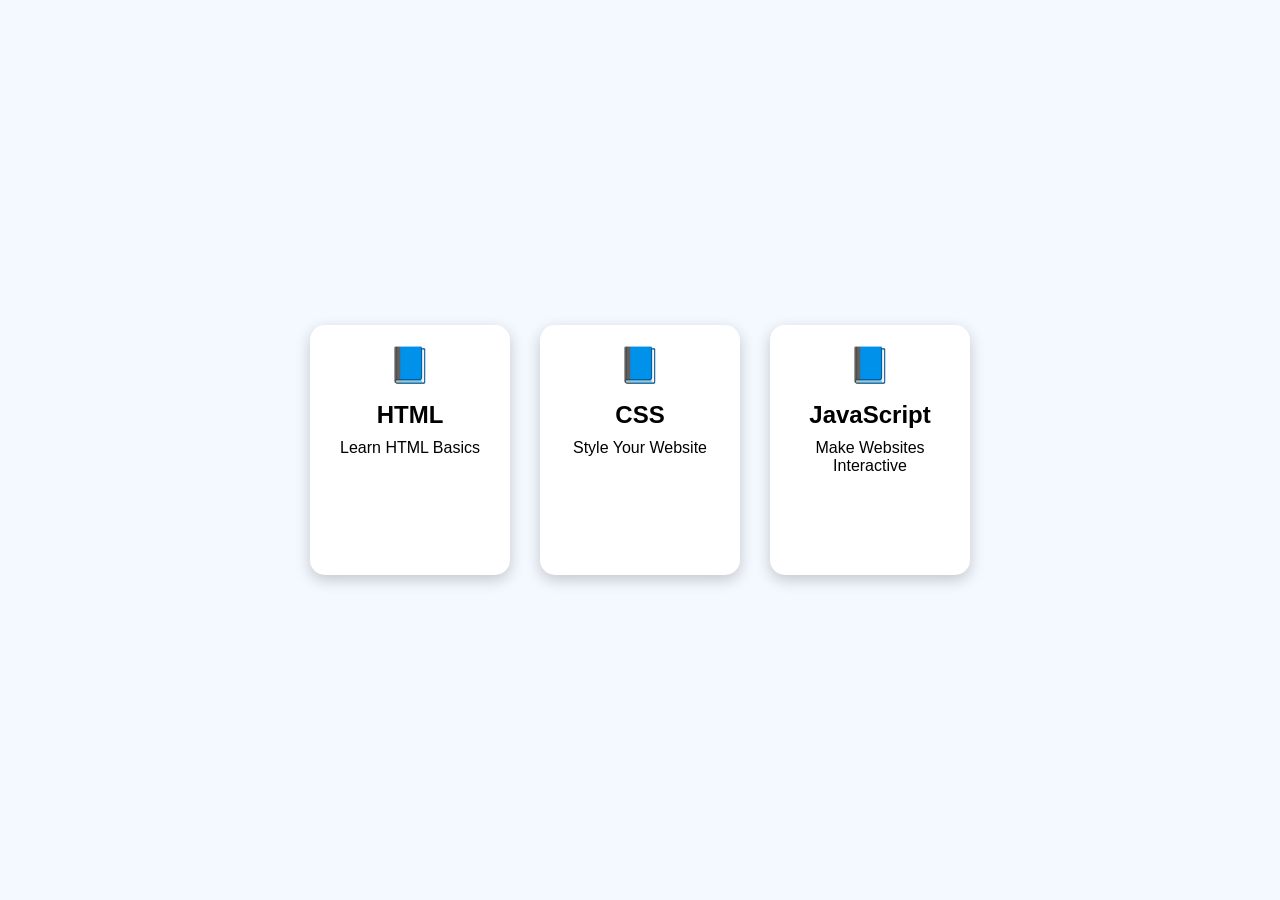
<file: pseudoclass/index.html>
<!DOCTYPE html>
<html lang="en">
<head>
    <meta charset="UTF-8">
    <meta name="viewport" content="width=device-width, initial-scale=1.0">
    <title>Three Cards</title>
    <link rel="stylesheet" href="./style.css">
</head>
<body>

    <div class="container">

        <div class="card">
            <h2>HTML</h2>
            <p>Learn HTML Basics</p>
        </div>

        <div class="card">
            <h2>CSS</h2>
            <p>Style Your Website</p>
        </div>

        <div class="card">
            <h2>JavaScript</h2>
            <p>Make Websites Interactive</p>
        </div>

    </div>

</body>
</html>
</file>
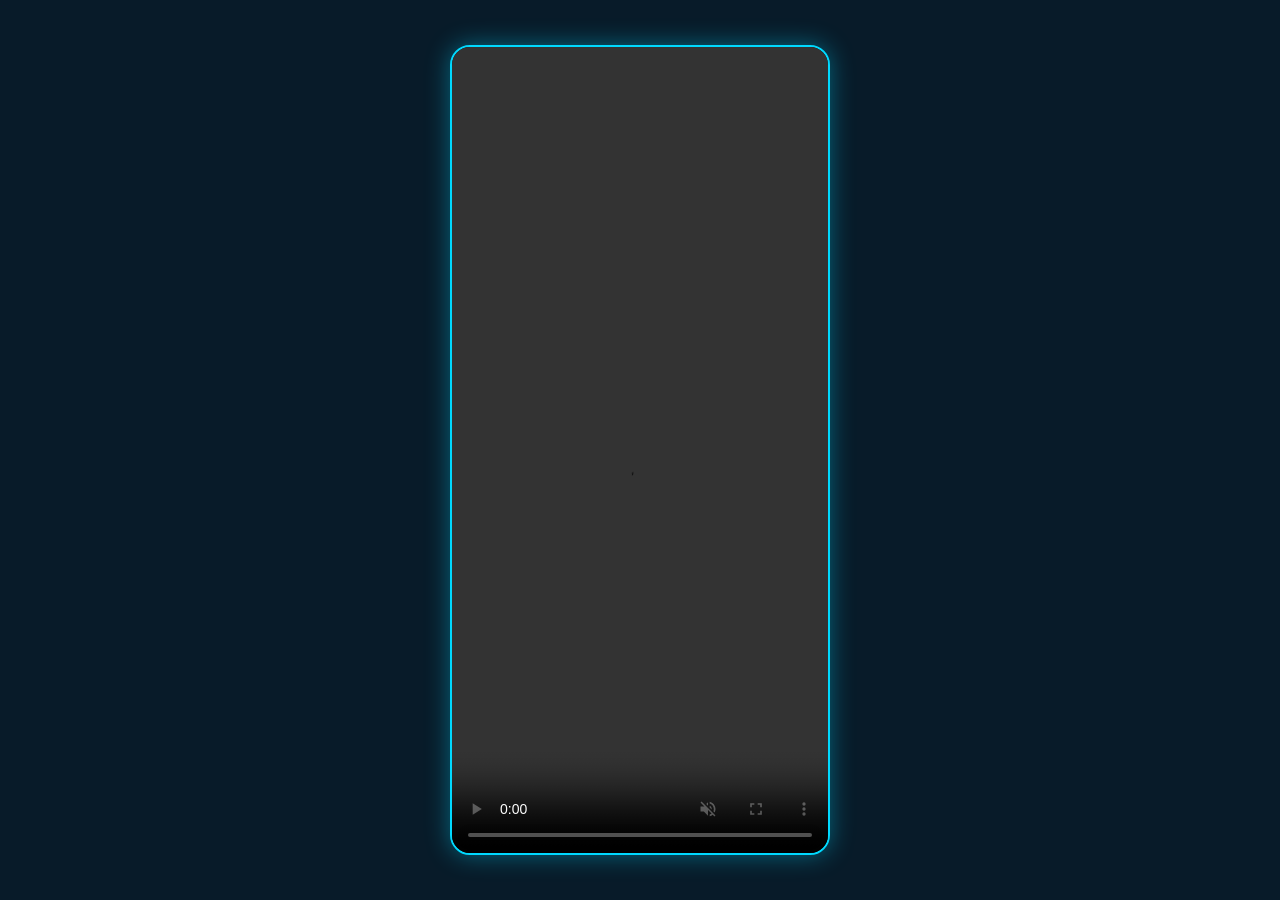
<file: scroll/index.html>
<!DOCTYPE html>
<html lang="en">
<head>
    <meta charset="UTF-8">
    <meta name="viewport" content="width=device-width, initial-scale=1.0">
    <title>Reels Container</title>
    <link rel="stylesheet" href="style.css">
</head>
<body>

    <div class="reels-wrapper">

        <div class="reels-container">

            <div class="reel">
                <video src="./media/20188147-hd_1080_1920_30fps.mp4" autoplay muted loop controls></video>
            </div>

            <div class="reel">
                <video src="./media/12328855-hd_1080_1920_60fps.mp4" autoplay muted loop controls></video>
            </div>

            <div class="reel">
                <video src="./media/12166977-hd_1080_1920_60fps.mp4" autoplay muted loop controls></video>
            </div>

            <div class="reel">
                <video src="./media/12294938-hd_1080_1920_60fps.mp4" autoplay muted loop controls></video>
            </div>

            <div class="reel">
                <video src="./media/12416514-hd_1080_1920_60fps.mp4" autoplay muted loop controls></video>
            </div>

        </div>

    </div>

</body>
</html>
</file>
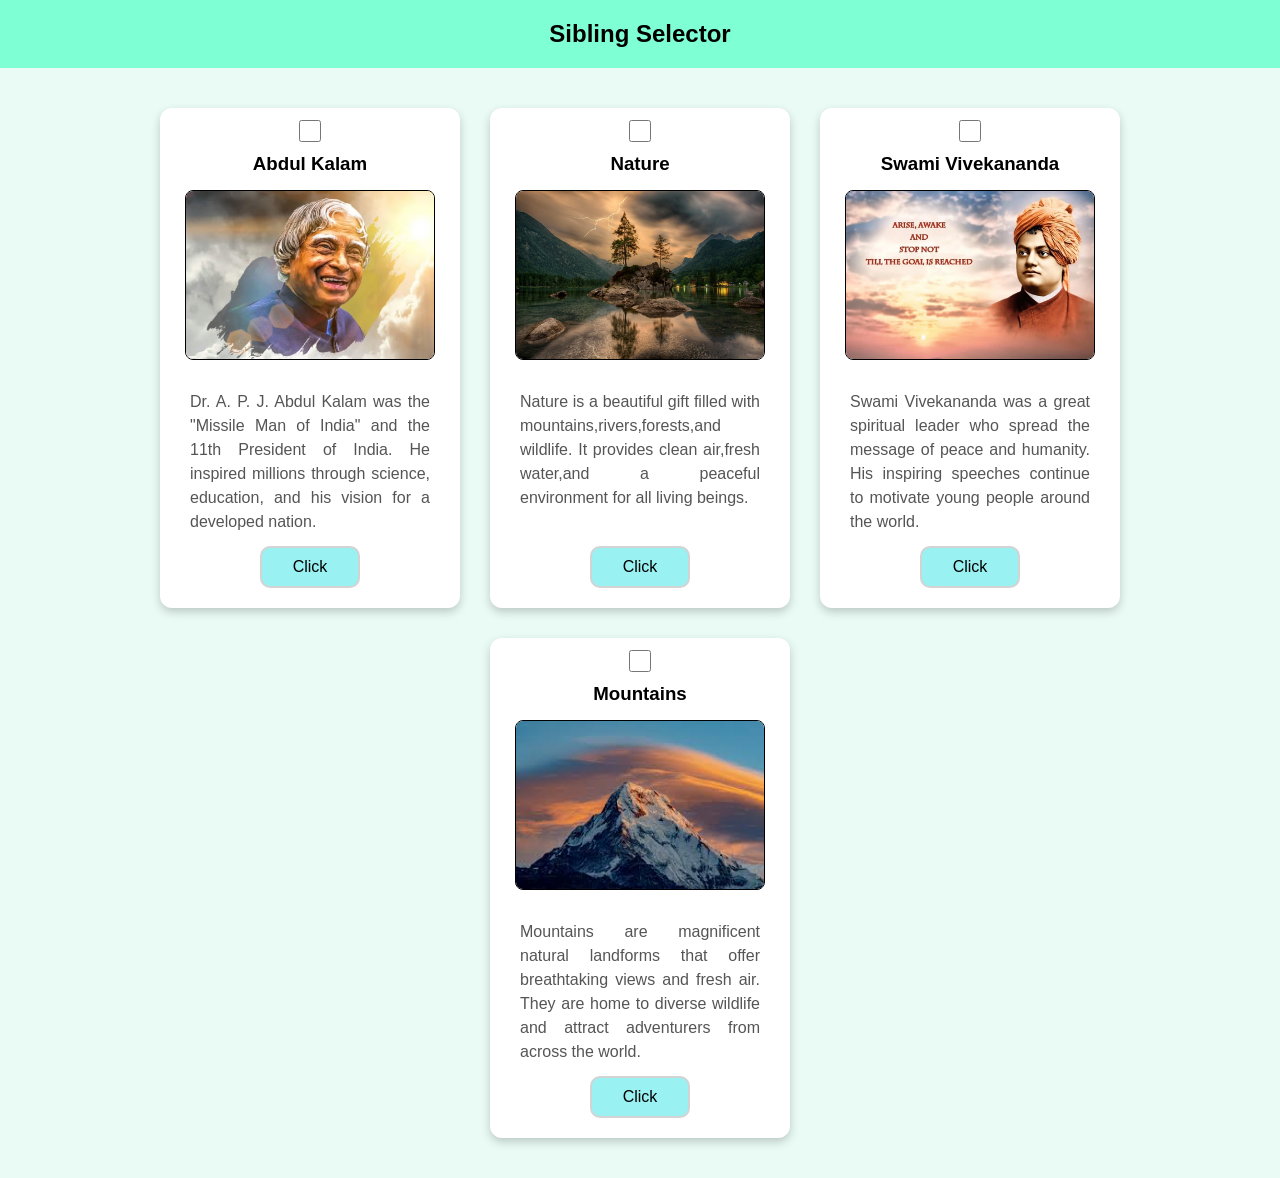
<file: selectors/index.html>
<!DOCTYPE html>
<html lang="en">

<head>
    <meta charset="UTF-8">
    <meta name="viewport" content="width=device-width, initial-scale=1.0">
    <title>Sibling Selector</title>

    <!-- External CSS -->
    <link rel="stylesheet" href="style.css">
</head>

<body>

    <h2>Sibling Selector</h2>

    <div class="container">

        <!-- Card 1 -->
        <div class="box">
            <input type="checkbox">

            <div class="card">
                <h3>Abdul Kalam</h3>

                <img src="./images/apj.avif" alt="Abdul Kalam">

                <p>
                    Dr. A. P. J. Abdul Kalam was the "Missile Man of India" and the 11th President of India.
                    He inspired millions through science, education, and his vision for a developed nation.
                </p>

                <button>Click</button>
            </div>
        </div>

        <!-- Card 2 -->
        <div class="box">
            <input type="checkbox">

            <div class="card">
                <h3>Nature</h3>

                <img src="./images/nature-3082832_960_720.jpg" alt="Nature">

                <p>
                    Nature is a beautiful gift filled with mountains,rivers,forests,and wildlife.
                    It provides clean air,fresh water,and a peaceful environment for all living beings.
                </p>

                <button>Click</button>
            </div>
        </div>

        <!-- Card 3 -->
        <div class="box">
            <input type="checkbox">

            <div class="card">
                <h3>Swami Vivekananda</h3>

                <img src="./images/medium-swami-vivekanand-on-good-quality-hd-quality-wallpaper-original-imagbukjjjvffwdc.webp"
                    alt="Swami Vivekananda">

                <p>
                    Swami Vivekananda was a great spiritual leader who spread the message of peace and humanity.
                    His inspiring speeches continue to motivate young people around the world.
                </p>

                <button>Click</button>
            </div>
        </div>

        <!-- Card 4 -->
        <div class="box">
            <input type="checkbox">

            <div class="card">
                <h3>Mountains</h3>

                <img src="./images/download (7).jpg" alt="Mountains">

                <p>
                    Mountains are magnificent natural landforms that offer breathtaking views and fresh air.
                    They are home to diverse wildlife and attract adventurers from across the world.
                </p>

                <button>Click</button>
            </div>
        </div>

    </div>

</body>

</html>
</file>
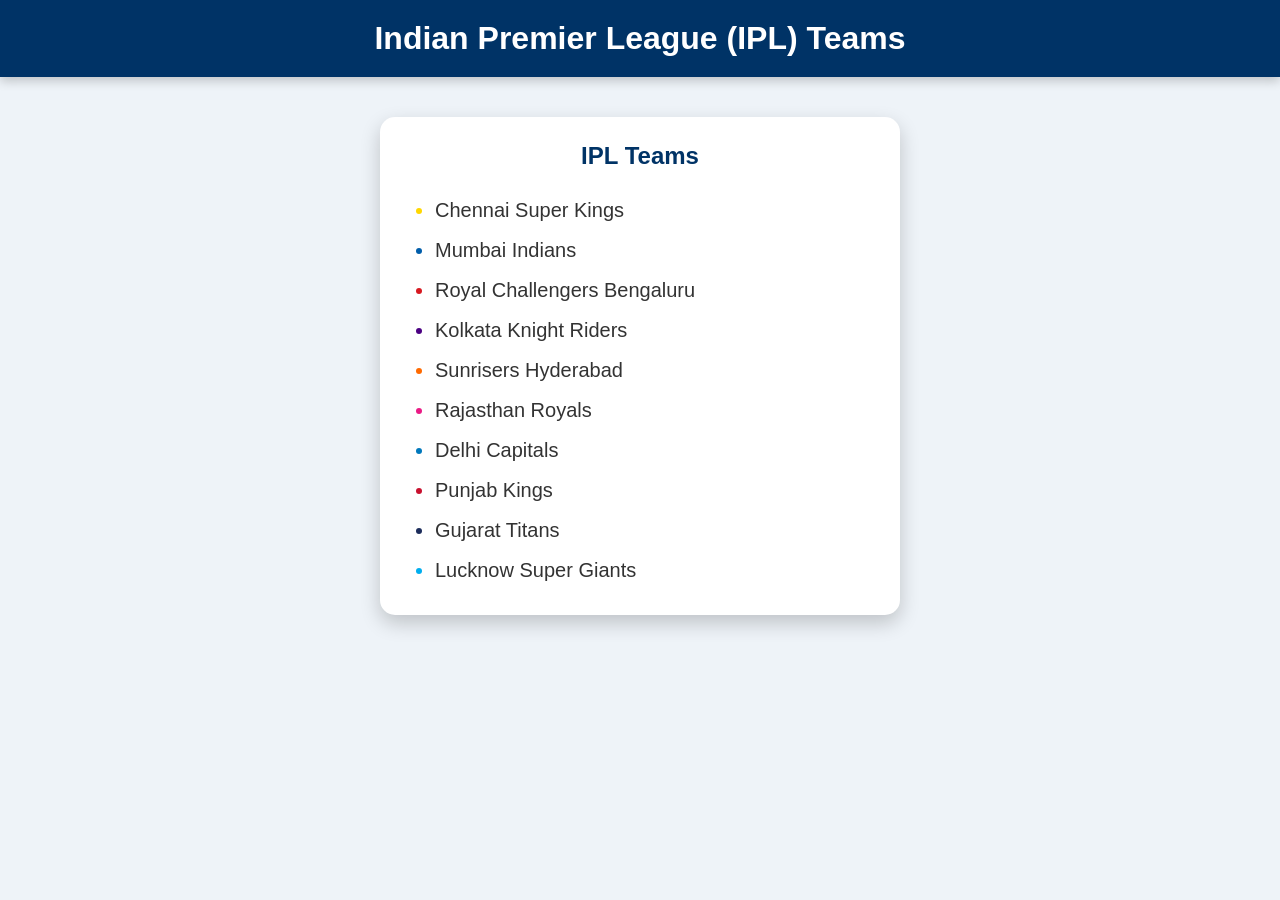
<file: pseudoclass/marker/index.html>
<!DOCTYPE html>
<html lang="en">

<head>
    <meta charset="UTF-8">
    <meta name="viewport" content="width=device-width, initial-scale=1.0">
    <title>IPL Teams</title>
    <style>
        * {
            margin: 0;
            padding: 0;
            box-sizing: border-box;
            font-family: Arial, Helvetica, sans-serif;
        }

        body {
            background: #eef3f8;
        }

        header {
            background: #003366;
            color: white;
            text-align: center;
            padding: 20px;
            box-shadow: 0 4px 10px rgba(0, 0, 0, 0.2);
        }

        header h1 {
            font-size: 32px;
        }

        .card {
            width: 520px;
            margin: 40px auto;
            background: white;
            border-radius: 15px;
            padding: 25px;
            box-shadow: 0 8px 20px rgba(0, 0, 0, 0.2);
        }

        .card h2 {
            text-align: center;
            color: #003366;
            margin-bottom: 20px;
        }

        .ipl-list {
            padding-left: 30px;
        }

        .ipl-list li {
            font-size: 20px;
            line-height: 2;
            color: #333;
            transition: 0.3s;
        }
        .csk::marker {
            color: #FFD700;
        }

        .mi::marker {
            color: #005DAA;
        }

        .rcb::marker {
            color: #D71920;
        }

        .kkr::marker {
            color: #4B0082;
        }

        .srh::marker {
            color: #FF6A00;
        }

        .rr::marker {
            color: #EA1A85;
        }

        .dc::marker {
            color: #0078BC;
        }

        .pbks::marker {
            color: #C8102E;
        }

        .gt::marker {
            color: #1C2C5B;
        }

        .lsg::marker {
            color: #00AEEF;
        }
    </style>
</head>

<body>

    <header>
        <h1>Indian Premier League (IPL) Teams</h1>
    </header>

    <div class="card">
        <h2>IPL Teams</h2>

        <ul class="ipl-list">
            <li class="csk">Chennai Super Kings</li>
            <li class="mi">Mumbai Indians</li>
            <li class="rcb">Royal Challengers Bengaluru</li>
            <li class="kkr">Kolkata Knight Riders</li>
            <li class="srh">Sunrisers Hyderabad</li>
            <li class="rr">Rajasthan Royals</li>
            <li class="dc">Delhi Capitals</li>
            <li class="pbks">Punjab Kings</li>
            <li class="gt">Gujarat Titans</li>
            <li class="lsg">Lucknow Super Giants</li>
        </ul>
    </div>

</body>

</html>
</file>
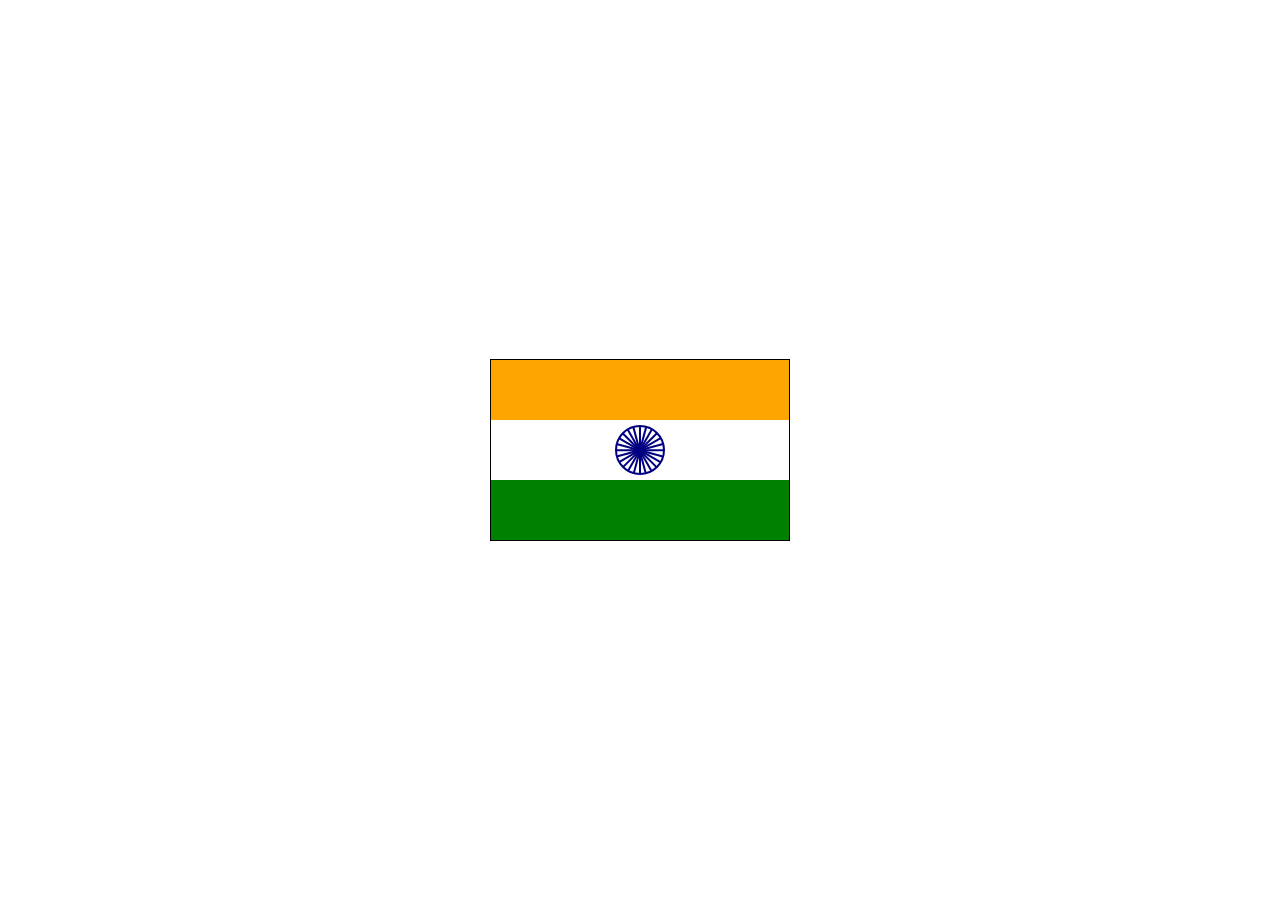
<file: Tasks/flag/index.html>
<!DOCTYPE html>
<html lang="en">

<head>
    <meta charset="UTF-8">
    <meta name="viewport" content="width=device-width, initial-scale=1.0">
    <title>Document</title>
    <style>
        * {
            margin: 0;
            padding: 0;
            box-sizing: border-box;
        }

        body {
            display: flex;
            justify-content: center;
            align-items: center;
            height: 100vh;
        }

        .flag {
            width: 300px;
            border: 1px solid black;
            transition: 0.5s;
        }

        .orange {
            height: 60px;
            background: orange;
        }

        .white {
            height: 60px;
            background: white;
            display: flex;
            justify-content: center;
            align-items: center;
        }

        .green {
            height: 60px;
            background: green;
        }

        .chakra {
            width: 50px;
            height: 50px;
            border: 2px solid navy;
            border-radius: 50%;
            position: relative;
            display: flex;
            justify-content: center;
            align-items: center;
            transition: 1s;
        }

        .chakra {
            transition: transform 1.5s ease-in-out;
        }

        .chakra span {
            position: absolute;
            width: 1.5px;
            height: 48px;
            background: navy;
            top: 50%;
            left: 50%;
            transform-origin: center;
            margin-top: -24px;
            margin-left: -0.75px;
        }
    </style>
</head>

<body>

    <div class="flag">

        <div class="orange"></div>

        <div class="white">
            <div class="chakra">
                <span style="transform: rotate(0deg);"></span>
                <span style="transform: rotate(15deg);"></span>
                <span style="transform: rotate(30deg);"></span>
                <span style="transform: rotate(45deg);"></span>
                <span style="transform: rotate(60deg);"></span>
                <span style="transform: rotate(75deg);"></span>
                <span style="transform: rotate(90deg);"></span>
                <span style="transform: rotate(105deg);"></span>
                <span style="transform: rotate(120deg);"></span>
                <span style="transform: rotate(135deg);"></span>
                <span style="transform: rotate(150deg);"></span>
                <span style="transform: rotate(165deg);"></span>
            </div>
        </div>

        <div class="green"></div>

    </div>

</body>

</html>
</file>
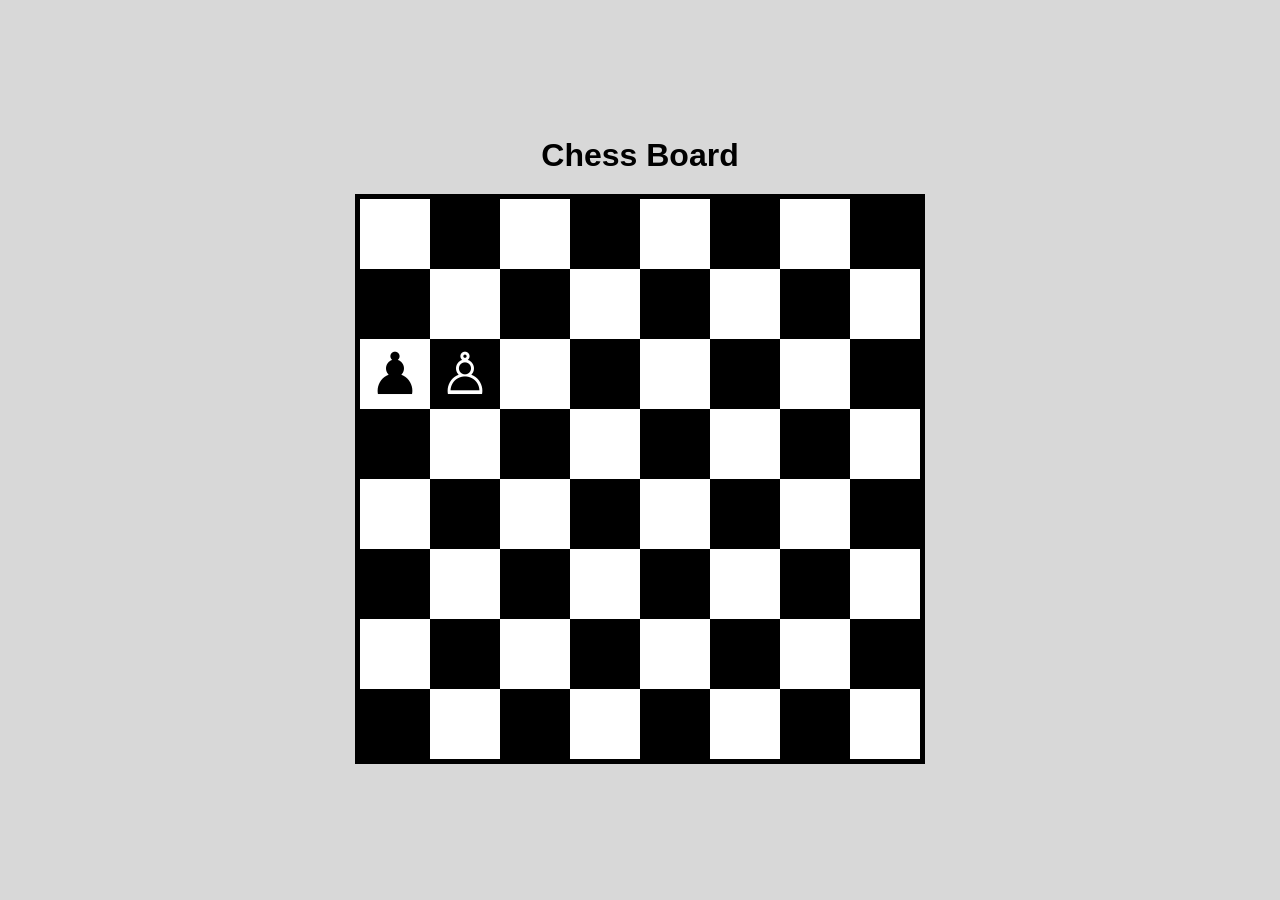
<file: Tasks/grid/index.html>
<!DOCTYPE html>
<html lang="en">

<head>
    <meta charset="UTF-8">
    <meta name="viewport" content="width=device-width, initial-scale=1.0">
    <title>Chess Board</title>
    <link rel="stylesheet" href="./style.css">
</head>

<body>

    <h1>Chess Board</h1>

    <div class="board">

        <!-- Row 1 -->
        <div class="square"></div>
        <div class="square"></div>
        <div class="square"></div>
        <div class="square"></div>
        <div class="square"></div>
        <div class="square"></div>
        <div class="square"></div>
        <div class="square"></div>

        <!-- Row 2 -->
        <div class="square"><span class="black-pawn">♟</span></div>
        <div class="square"><span class="white-pawn">♙</span></div>
        <div class="square"></div>
        <div class="square"></div>
        <div class="square"></div>
        <div class="square"></div>
        <div class="square"></div>
        <div class="square"></div>

        <!-- Remaining 48 Squares -->
        <div class="square"></div>
        <div class="square"></div>
        <div class="square"></div>
        <div class="square"></div>
        <div class="square"></div>
        <div class="square"></div>
        <div class="square"></div>
        <div class="square"></div>

        <div class="square"></div>
        <div class="square"></div>
        <div class="square"></div>
        <div class="square"></div>
        <div class="square"></div>
        <div class="square"></div>
        <div class="square"></div>
        <div class="square"></div>

        <div class="square"></div>
        <div class="square"></div>
        <div class="square"></div>
        <div class="square"></div>
        <div class="square"></div>
        <div class="square"></div>
        <div class="square"></div>
        <div class="square"></div>

        <div class="square"></div>
        <div class="square"></div>
        <div class="square"></div>
        <div class="square"></div>
        <div class="square"></div>
        <div class="square"></div>
        <div class="square"></div>
        <div class="square"></div>

        <div class="square"></div>
        <div class="square"></div>
        <div class="square"></div>
        <div class="square"></div>
        <div class="square"></div>
        <div class="square"></div>
        <div class="square"></div>
        <div class="square"></div>

        <div class="square"></div>
        <div class="square"></div>
        <div class="square"></div>
        <div class="square"></div>
        <div class="square"></div>
        <div class="square"></div>
        <div class="square"></div>
        <div class="square"></div>

    </div>

</body>

</html>
</file>
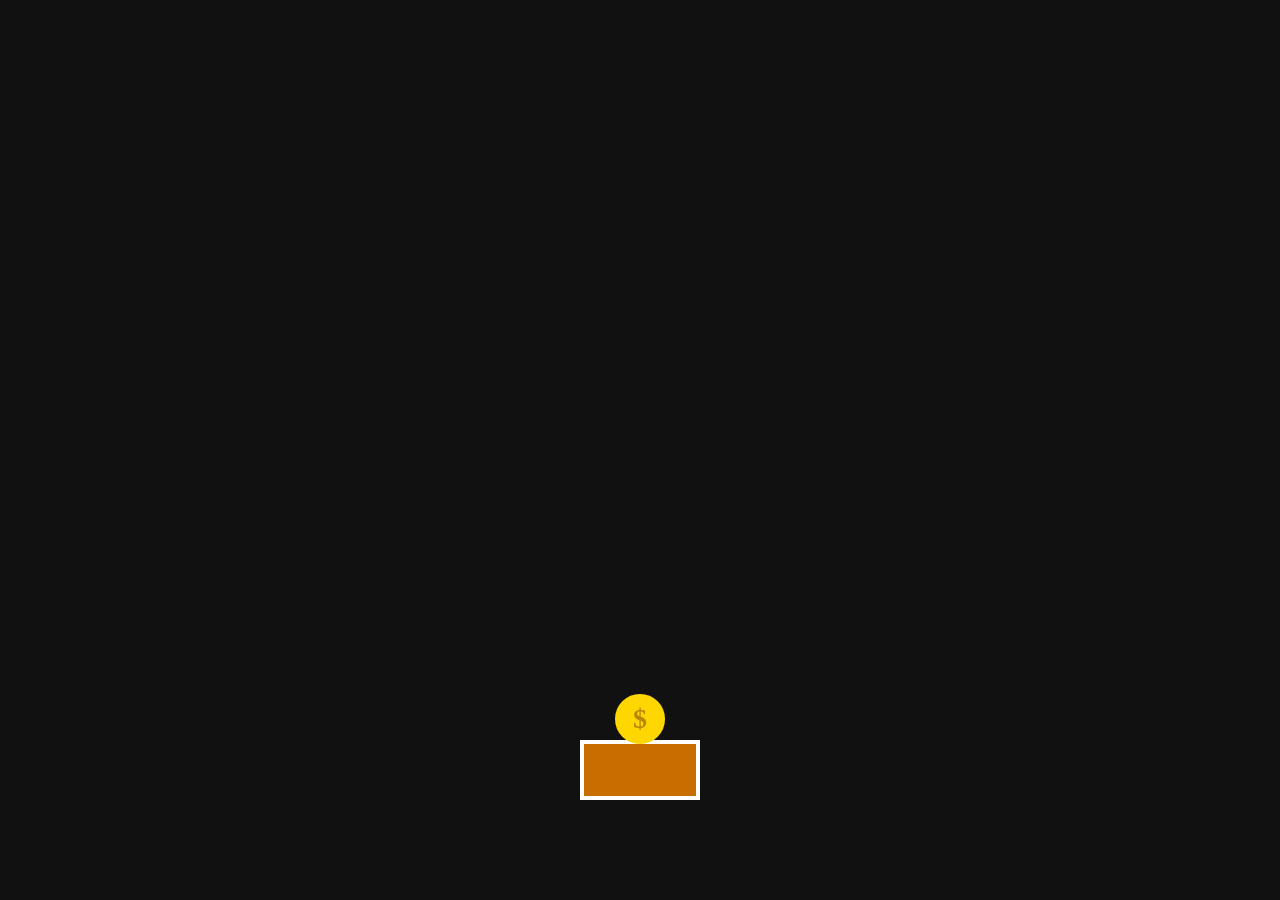
<file: Tasks/supermario/index.html>
<!DOCTYPE html>
<html lang="en">

<head>
    <meta charset="UTF-8">
    <meta name="viewport" content="width=device-width, initial-scale=1.0">
    <title>Super Mario Coin</title>

    <style>
        * {
            margin: 0;
            padding: 0;
            box-sizing: border-box;
        }

        body {
            height: 100vh;
            background: #111;
            display: flex;
            justify-content: center;
            align-items: flex-end;
        }


        .parent {
            width: 120px;
            height: 60px;
            background: #c96d00;
            border: 4px solid #fff;
            position: relative;
            margin-bottom: 100px;
        }

        .child {
            width: 50px;
            height: 50px;
            background: gold;
            border: 4px solid #ffd700;
            border-radius: 50%;
            position: absolute;
            left: 50%;
            bottom: 100%;
            transform: translateX(-50%);
            animation: coin 1s linear infinite;
        }

        .child::before {
            content: "$";
            position: absolute;
            width: 100%;
            height: 100%;
            display: flex;
            justify-content: center;
            align-items: center;
            color: #b8860b;
            font-size: 28px;
            font-weight: bold;
        }

        @keyframes coin {

            0% {
                transform: translateX(-50%) translateY(0) scale(1) rotateY(0deg);
                opacity: 0;
            }

            15% {
                opacity: 1;
            }

            50% {
                transform: translateX(-50%) translateY(-180px) scale(1.1) rotateY(180deg);
                opacity: 1;
            }

            100% {
                transform: translateX(-50%) translateY(0) scale(1) rotateY(360deg);
                opacity: 0;
            }

        }
    </style>
</head>

<body>

    <div class="parent">
        <div class="child"></div>
    </div>

</body>

</html>
</file>
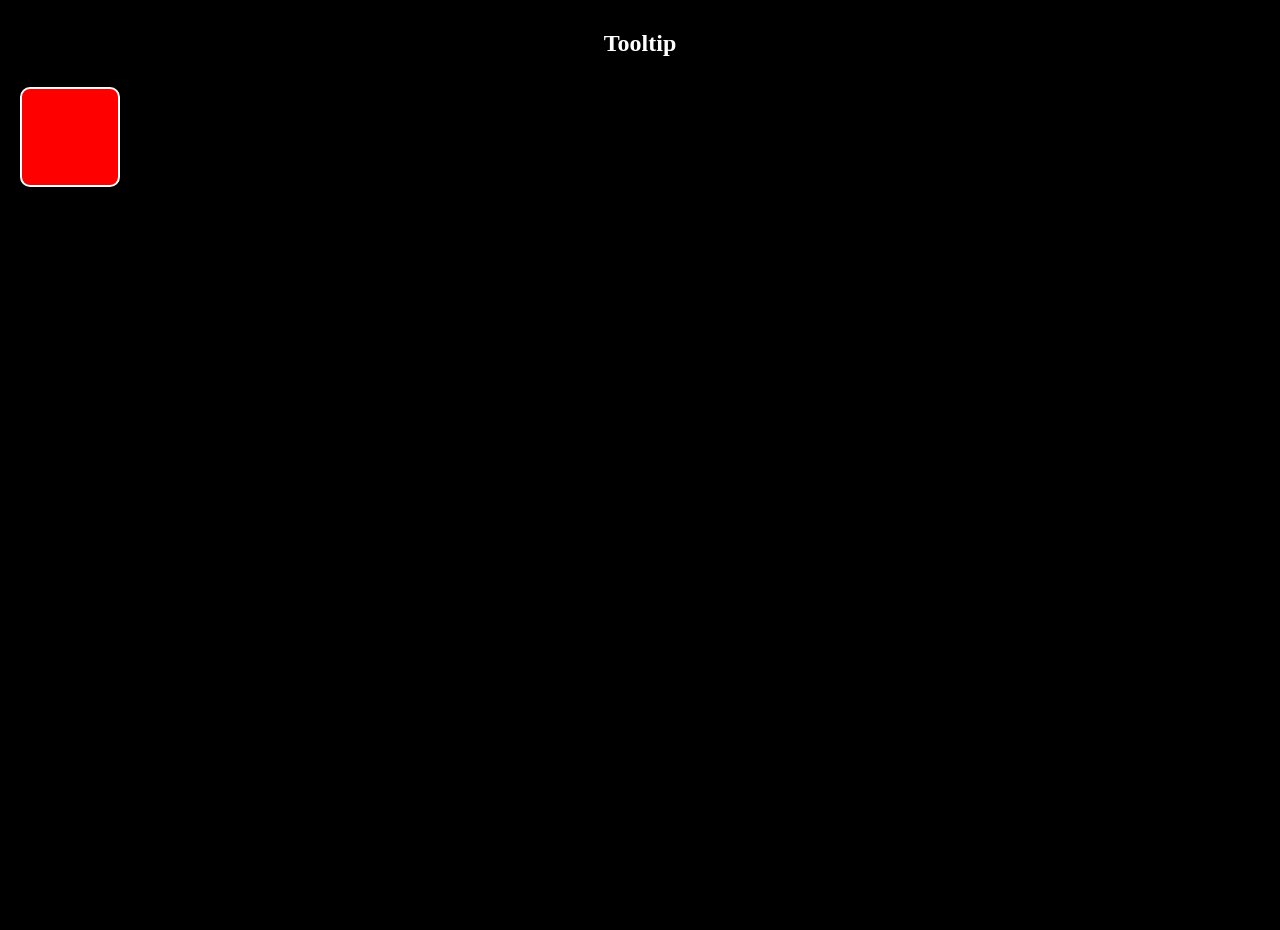
<file: Tasks/tooltip/index.html>
<!DOCTYPE html>
<html lang="en">

<head>
    <meta charset="UTF-8">
    <meta name="viewport" content="width=device-width, initial-scale=1.0">
    <title>Document</title>
    <style>
        * {
            margin: 0;
            padding: 0;
            box-sizing: border-box;
        }

        body {
            height: 100vh;
            color: #fff;
            background-color: black;
        }

        h2 {
            margin: 30px;
            text-align: center;
        }

        .container {
            text-align: center;
        }

        .card {
            position: relative;
            width: 100px;
            height: 100px;
            border: 2px solid white;
            margin: auto 20px;
            animation: cube 5s linear 0s infinite alternate-reverse forwards;
        }

        .card:hover {
            animation-play-state: paused;
        }

        @keyframes cube {
            0% {
                background-color: red;
                border-radius: 10%;
                top: 0;
                left: 0;
            }

            25% {
                background-color: yellow;
                border-radius: 30%;
                top: 0;
                left: 800px;

            }

            50% {
                background-color: rgb(26, 242, 26);
                border-radius: 50%;
                top: 450px;
                left: 800px;
            }

            75% {
                background-color: rgb(20, 184, 239);
                border-radius: -30%;
                top: 450px;
                left: 0%;
            }

            100% {
                background-color: blue;
                border-radius: -10%;
                top: 0;
                left: 0;
            }
        }

        .tooltip {
            position: absolute;
            top: -35px;
            display: inline-block;
            border-bottom: 1px dotted black;
            cursor: pointer;
        }

        .tooltiptext {
            visibility: hidden;
            width: 130px;
            background-color: lightgray;
            color: black;
            text-align: center;
            padding: 5px 0;
            border-radius: 6px;
            position: absolute;
            z-index: 1;
        }

        .tooltiptext::after {
            content: "";
            position: absolute;
            top: 100%;
            left: 50%;
            transform: translateX(-50%);
            border-width: 6px;
            border-style: solid;
            border-color: lightgray transparent transparent transparent;
        }

        .tooltip:hover .tooltiptext {
            visibility: visible;
            opacity: 1;
        }

        .card:hover .tooltiptext {
            visibility: visible;
        }
    </style>
</head>

<body>
    <h2>Tooltip</h2>
    <div class="contaner">
        <div class="card">
            <div class="tooltip">
                <span class="tooltiptext">Game End</span>
            </div>

        </div>
    </div>
</body>

</html>
</file>
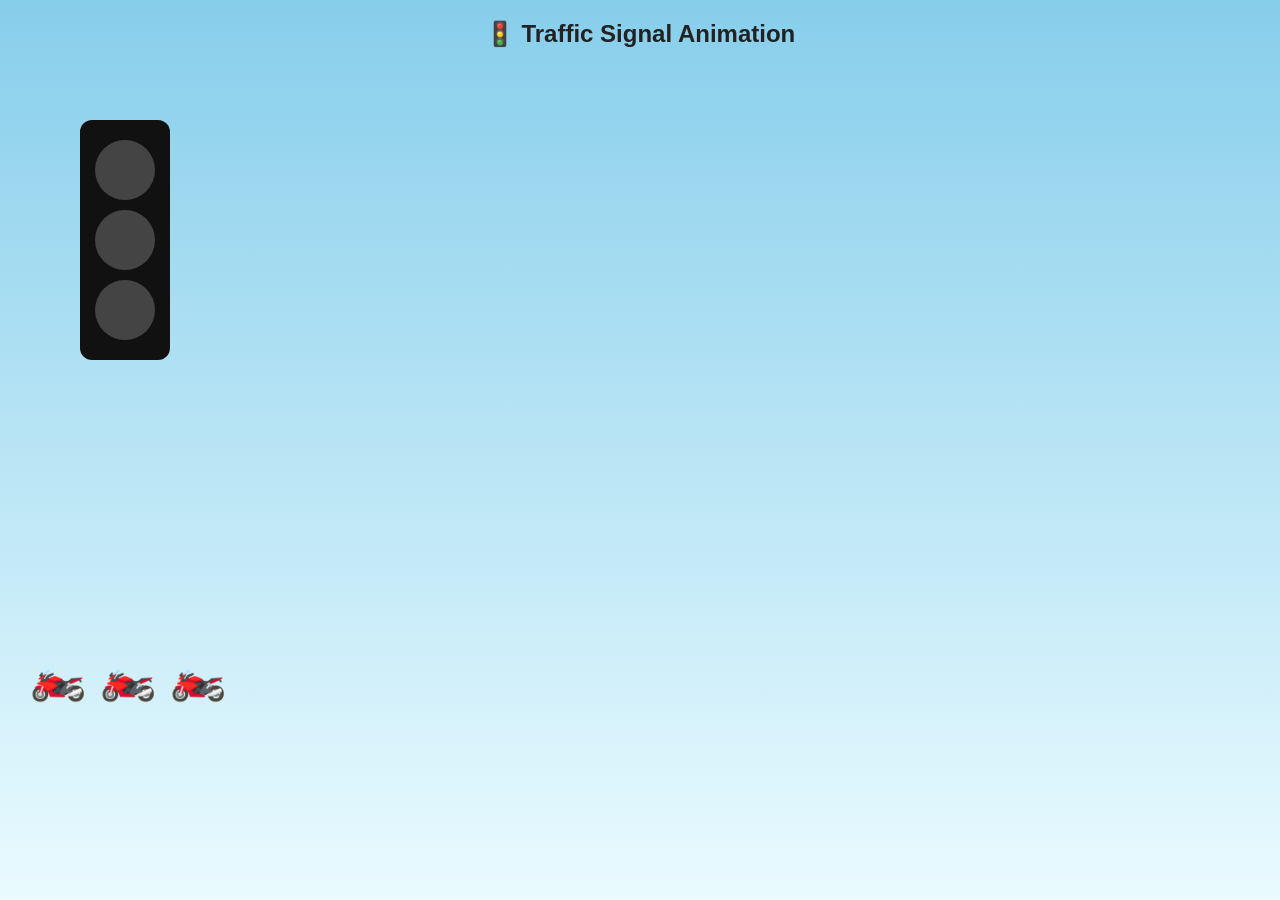
<file: Tasks/traffic/index.html>
<!DOCTYPE html>
<html lang="en">

<head>
    <meta charset="UTF-8">
    <meta name="viewport" content="width=device-width, initial-scale=1.0">
    <title>Traffic Signal Animation</title>

    <style>
        * {
            margin: 0;
            padding: 0;
            box-sizing: border-box;
        }

        body {
            height: 100vh;
            display: flex;
            justify-content: center;
            align-items: center;
            background: linear-gradient(to bottom, #87CEEB, #EAFBFF);
            overflow: hidden;
            font-family: Arial, Helvetica, sans-serif;
        }

        .container {
            position: relative;
            width: 100%;
            height: 100vh;
        }



        h2 {
            text-align: center;
            margin-top: 20px;
            color: #222;
        }



        .signal {
            position: absolute;
            left: 80px;
            top: 120px;
            width: 90px;
            background: #111;
            padding: 10px;
            border-radius: 12px;
        }

        .light {
            width: 60px;
            height: 60px;
            margin: 10px auto;
            border-radius: 50%;
            background: #444;
        }


        .red {
            animation: redLight 9s infinite;
        }

        .yellow {
            animation: yellowLight 9s infinite;
        }

        .green {
            animation: greenLight 9s infinite;
        }

        @keyframes redLight {

            0%,
            33% {
                background: red;
                box-shadow: 0 0 20px red;
            }

            34%,
            100% {
                background: #444;
                box-shadow: none;
            }
        }

        @keyframes yellowLight {

            0%,
            33% {
                background: #444;
            }

            34%,
            50% {
                background: yellow;
                box-shadow: 0 0 20px yellow;
            }

            51%,
            100% {
                background: #444;
                box-shadow: none;
            }
        }

        @keyframes greenLight {

            0%,
            50% {
                background: #444;
            }

            51%,
            100% {
                background: lime;
                box-shadow: 0 0 20px lime;
            }
        }



        .bike {
            position: absolute;
            top: 650px;
            font-size: 45px;
        }

        .bike1 {
            left: 170px;
            animation: bikeMove 9s linear infinite;
        }

        .bike2 {
            left: 100px;
            animation: bikeMove 9s linear infinite;
            animation-delay: .5s;
        }

        .bike3 {
            left: 30px;
            animation: bikeMove 9s linear infinite;
            animation-delay: 1s;
        }


        @keyframes bikeMove {

            0%,
            50% {
                transform: translateX(0);
            }

            100% {
                transform: translateX(1400px);
            }

        }
    </style>

</head>

<body>

    <div class="container">

        <h2>🚦 Traffic Signal Animation</h2>

        <div class="signal">
            <div class="light red"></div>
            <div class="light yellow"></div>
            <div class="light green"></div>
        </div>

        <div class="bike bike1">🏍️</div>
        <div class="bike bike2">🏍️</div>
        <div class="bike bike3">🏍️</div>

    </div>

</body>

</html>
</file>
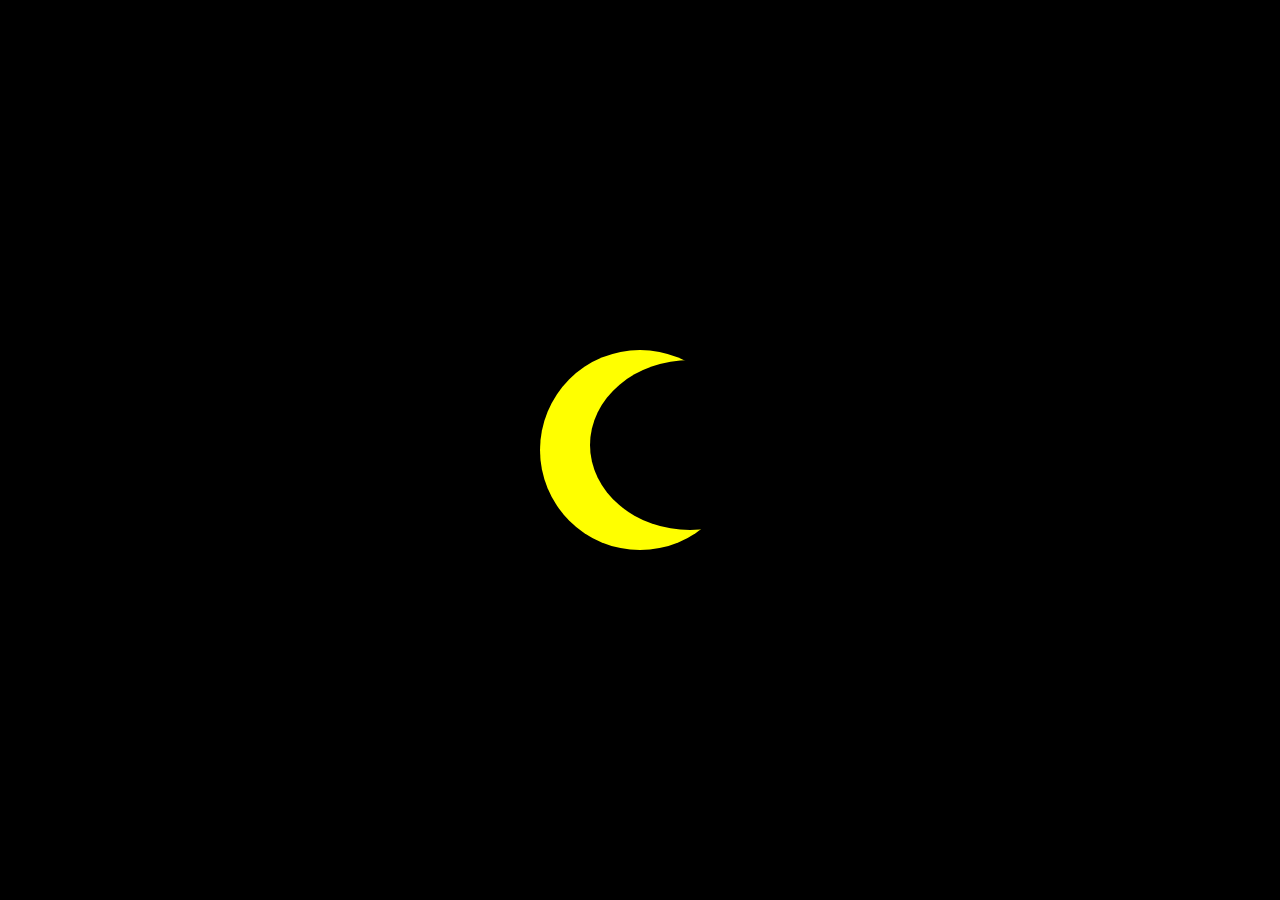
<file: Tasks/halfmoon.html>
<!DOCTYPE html>
<html lang="en">

<head>
    <meta charset="UTF-8">
    <meta name="viewport" content="width=device-width, initial-scale=1.0">
    <title>Document</title>
    <style>
        * {
            margin: 0;
            padding: 0;
            box-sizing: border-box;
        }

        body {
            height: 100vh;
            display: flex;
            justify-content: center;
            align-items: center;
            background-color: black;
        }

        .halfmoon {
            position: relative;
            width: 200px;
            height: 200px;
            background-color: yellow;
            border-radius: 50%;
        }
        .halfmoon::after {
            position: absolute;
            content: '';
            width: 100%;
            height: 170px;
            background-color: black;
            border-radius: 50%;
            top: 10px;
            right: 50px;
            left: 50px;
        }
    </style>
</head>

<body>
    <div class="halfmoon"></div>
</body>

</html>
</file>
<file: pseudoclass/style.css>
*{
    margin:0;
    padding:0;
    box-sizing:border-box;
    font-family:Arial, Helvetica, sans-serif;
}

body{
    height:100vh;
    display:flex;
    justify-content:center;
    align-items:center;
    background:#f4f8ff;
}

.container{
    display:flex;
    gap:30px;
}

.card{
    width:200px;
    height:250px;
    background:white;
    border-radius:15px;
    padding:20px;
    text-align:center;
    box-shadow:0 5px 15px rgba(0,0,0,0.2);
    transition:0.4s ease;
    cursor:pointer;
    position:relative;
}

/* Pseudo-element */
.card::before{
    content:"📘";
    font-size:35px;
    display:block;
    margin-bottom:15px;
}

/* First card grows on hover */
.card:first-child:hover{
    transform:scale(1.15);
}

/* Middle card stays same */
.card:nth-child(2):hover{
    transform:scale(1);
}

/* Last card grows on hover */
.card:last-child:hover{
    transform:scale(1.15);
}

.card h2{
    margin-bottom:10px;
}
</file>
<file: scroll/style.css>
*{
    margin:0;
    padding:0;
    box-sizing:border-box;
}

body{
    height:100vh;
    display:flex;
    justify-content:center;
    align-items:center;
    background:#081b29;
    font-family:Arial, Helvetica, sans-serif;
}

.reels-wrapper{
    width:380px;
    height:90vh;
    background:#111;
    border-radius:20px;
    overflow:hidden;
    border:2px solid #00d9ff;
    box-shadow:0 0 25px rgba(0,217,255,.4);
}

.reels-container{
    width:100%;
    height:100%;
    overflow-y:scroll;
    scroll-snap-type:y mandatory;
    scroll-behavior:smooth;

    scrollbar-width:none;
}

.reels-container::-webkit-scrollbar{
    display:none;
}

.reel{
    width:100%;
    height:90vh;
    scroll-snap-align:start;
    background:#000;
}

.reel video{
    width:100%;
    height:100%;
    object-fit:cover;
    display:block;
}


@media(max-width:500px){

    .reels-wrapper{
        width:100%;
        height:100vh;
        border-radius:0;
        border:none;
    }

    .reel{
        height:100vh;
    }

}
</file>
<file: selectors/style.css>
* {
    margin: 0;
    padding: 0;
    box-sizing: border-box;
    font-family: Arial, Helvetica, sans-serif;
}

body {

    background: #EAFBF5;
}


h2 {
    background: aquamarine;
    text-align: center;
    padding: 20px;
}

.container {
    display: flex;
    justify-content: center;
    flex-wrap: wrap;
    gap: 30px;
    padding: 40px;
}

.box {
    position: relative;
}

.card {
    width: 300px;
    height: 500px;              /* Same height for all cards */
    padding: 45px 20px 20px;
    background: white;
    border-radius: 12px;
    box-shadow: 0 4px 10px rgba(0, 0, 0, .2);
    transition: .4s;

    display: flex;
    flex-direction: column;
    align-items: center;
}

input {
    position: absolute;
    top: 12px;
    left: 50%;
    transform: translateX(-50%);
    width: 22px;
    height: 22px;
    cursor: pointer;
    z-index: 2;
}

.card h3 {
    margin-bottom: 15px;
}

.card img {
    width: 250px;
    height: 170px;
    object-fit: cover;
    border: 1px solid black;
    border-radius: 8px;
}

.card p {
    margin-top: 20px;
    text-align: justify;
    color: #555;
    line-height: 1.5;
    padding: 10px;
    border-radius: 8px;
    transition: .4s;

    flex: 1;   /* Makes all cards equal height */
}

button {
    width: 100px;
    padding: 10px;
    border: 2px solid lightgray;
    border-radius: 10px;
    background: rgb(154, 241, 241);
    cursor: pointer;
    font-size: 16px;
    transition: .3s;
}

button:hover {
    background: rgb(120, 230, 230);
}

input:checked ~ .card {
    background: rgb(177, 227, 211);
    transform: scale(1.05);
}

input:checked ~ .card h3 {
    color: darkblue;
}

input:checked ~ .card p {
    background: rgb(154, 241, 241);
    color: black;
}

input:checked ~ .card button {
    background: white;
    color: teal;
}
</file>
<file: Tasks/grid/style.css>
*{
    margin:0;
    padding:0;
    box-sizing:border-box;
}

body{
    display:flex;
    flex-direction:column;
    justify-content:center;
    align-items:center;
    height:100vh;
    background:#d8d8d8;
    font-family:Arial, sans-serif;
}

h1{
    margin-bottom:20px;
}

.board{
    display:grid;
    grid-template-columns:repeat(8,70px);
    grid-template-rows:repeat(8,70px);
    border:5px solid #000;
}

.square{
    width:70px;
    height:70px;
    display:flex;
    justify-content:center;
    align-items:center;
    font-size:58px;
}
.square:nth-child(16n+1),
.square:nth-child(16n+3),
.square:nth-child(16n+5),
.square:nth-child(16n+7),
.square:nth-child(16n+10),
.square:nth-child(16n+12),
.square:nth-child(16n+14),
.square:nth-child(16n+16){
    background:#ffffff;
}
.square:nth-child(16n+2),
.square:nth-child(16n+4),
.square:nth-child(16n+6),
.square:nth-child(16n+8),
.square:nth-child(16n+9),
.square:nth-child(16n+11),
.square:nth-child(16n+13),
.square:nth-child(16n+15){
    background:#000;
}
.white-pawn{
    color:white;
    text-shadow:2px 2px 4px black;
    animation:whiteMove 2s forwards;
}
.black-pawn{
    color:black;
    text-shadow:1px 1px 2px white;
    animation:blackMove 2s forwards;
}
@keyframes whiteMove{
    0%{
        transform:translateY(0);
        color:black;
    }
    100%{
        transform:translateY(70px);
        color: white;
        
    }
}
@keyframes blackMove{
    0%{
        transform:translateY(0);
        color:white;
    }
    100%{
        transform:translateY(70px);
        color:black;
    }
}
</file>
